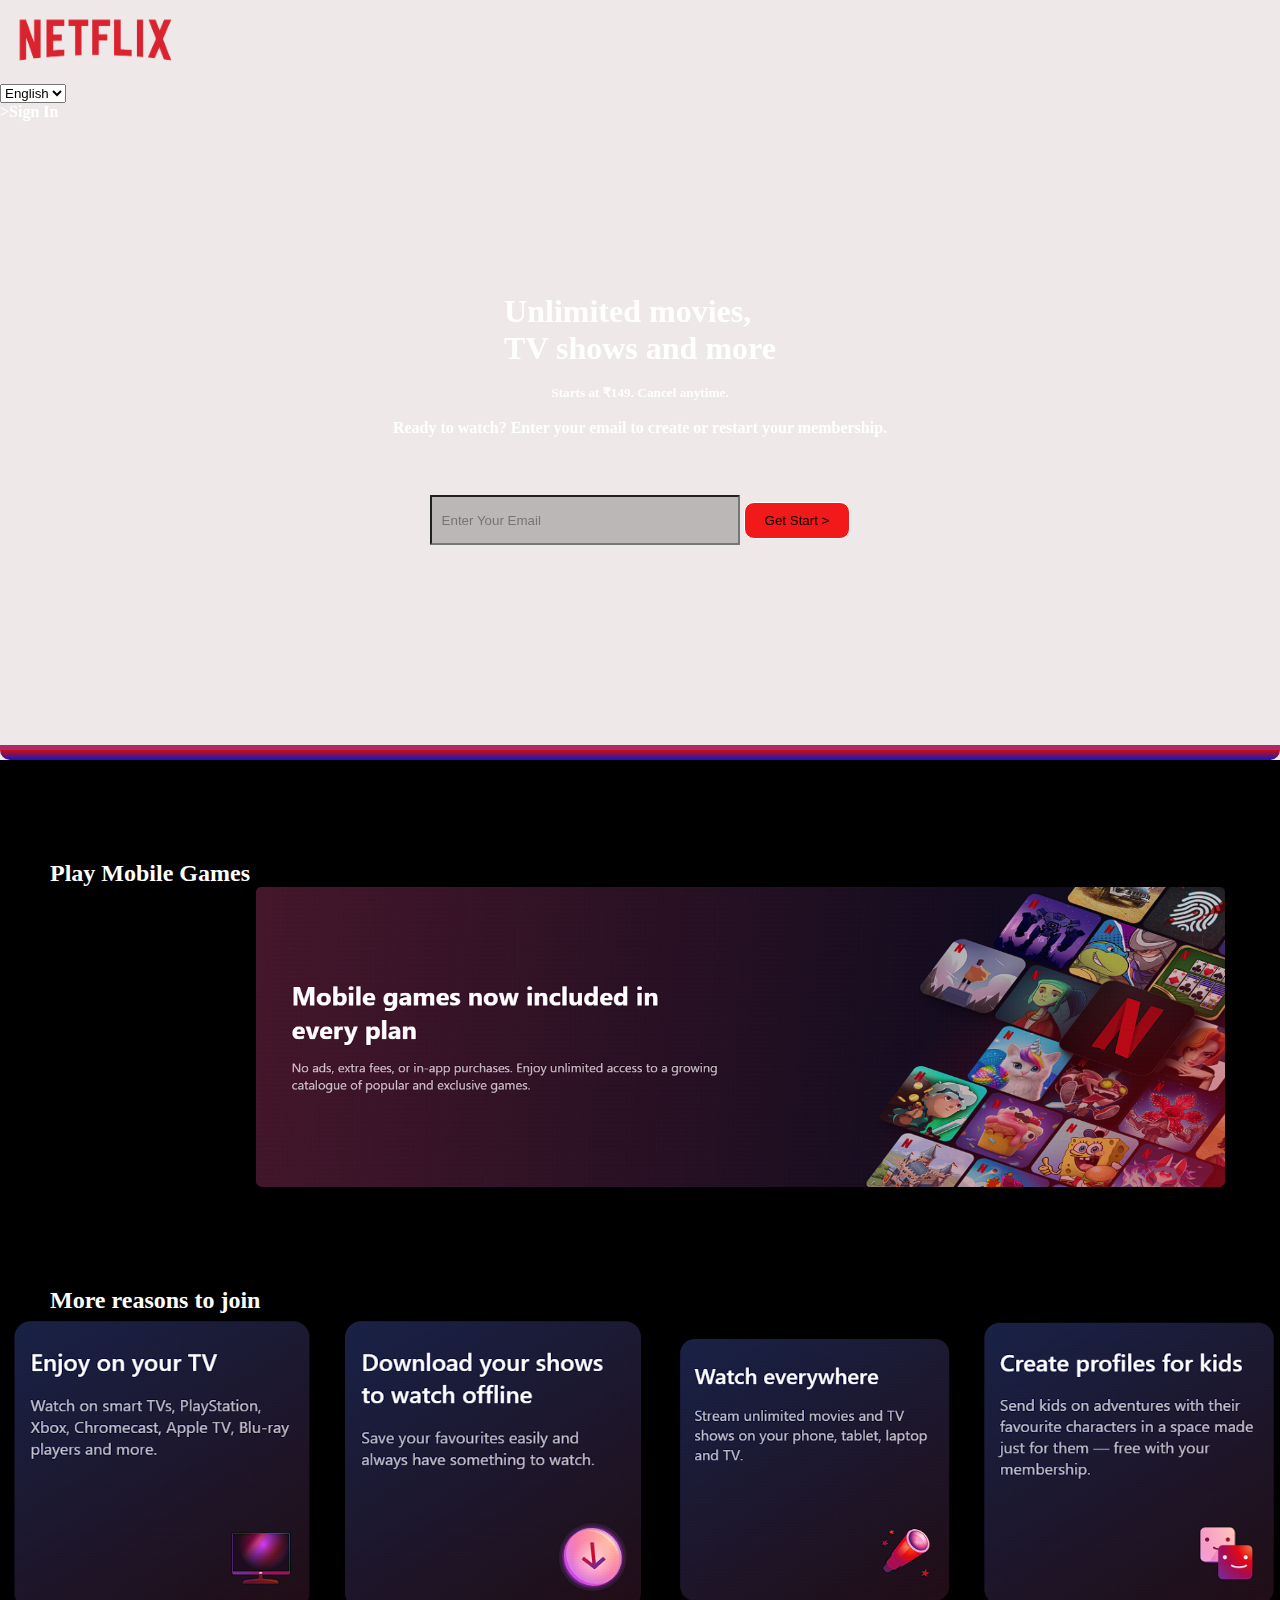
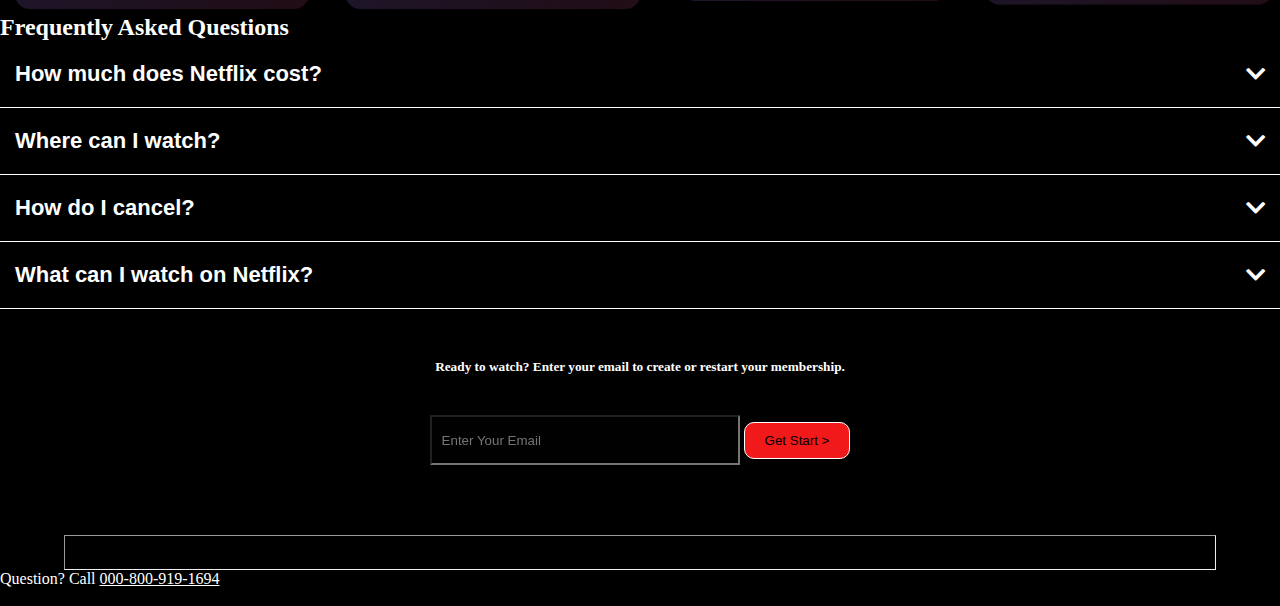
<file: index.html>
<!DOCTYPE html>
<html lang="en">
  <head>
    <meta charset="UTF-8" />
    <meta name="viewport" content="width=device-width, initial-scale=1.0" />
    <title>Netflix-Rewa</title>
    <link
      href="https://cdn.jsdelivr.net/npm/bootstrap@5.3.2/dist/css/bootstrap.min.css"
      rel="stylesheet"
      integrity="sha384-T3c6CoIi6uLrA9TneNEoa7RxnatzjcDSCmG1MXxSR1GAsXEV/Dwwykc2MPK8M2HN"
      crossorigin="anonymous"
    />
    <link
      rel="stylesheet"
      href="https://cdnjs.cloudflare.com/ajax/libs/font-awesome/4.7.0/css/font-awesome.min.css"
    />
    <script
      src="https://cdn.jsdelivr.net/npm/bootstrap@5.3.2/dist/js/bootstrap.bundle.min.js"
      integrity="sha384-C6RzsynM9kWDrMNeT87bh95OGNyZPhcTNXj1NW7RuBCsyN/o0jlpcV8Qyq46cDfL"
      crossorigin="anonymous"
    ></script>
    <link rel="stylesheet" href="style.css" />
    <link
      rel="stylesheet"
      href="https://cdnjs.cloudflare.com/ajax/libs/font-awesome/5.15.1/css/all.min.css"
    />

    <link
      href="https://fonts.googleapis.com/css2?family=Open+Sans&display=swap"
      rel="stylesheet"
    />
  </head>
  <style>
    * {
      margin: 0%;
      padding: 0%;
      box-sizing: border-box;
     
    }
    body{
      background-color: #eee8e8;
    }
    
   
    #info {
       height: 80%;
      display: flex;
      flex-direction: column;
      align-items: center;
      justify-content: center;
    }
    h1 {
      color: white;
      display: flex;
      flex-direction: column;

      font-weight: bold;
    }
    h5 {
      color: #fff;
    }
    b {
      color: #fff;
    }
    input {
      height: 50px;
      width: 310px;
    }
    container-fluid h3 {
      border-radius: 8px;
      height: 50px;
      width: 600px;
      color: #fff;
      background-color: rgb(179, 158, 158);
      margin-top: 10px;
      box-shadow: 5px 5px 10px -1 rgb(11, 11, 210),
        -5px -5px 10px -1px rgb(173, 12, 12);
    }
    h3:hover {
      background-color: gray;
    }
    .im{
      display: flex;
      align-items: center;
    }
    @media screen and (max-width: 800px) {
      h3 {
        font-size: small;
        width: 200px;
        height: 40px;
      }
      img {
        width: 100px;
        height: 40px;
      }
    }
    @media screen and (max-width: 1200px) and (min-width: 800px) {
      h3 {
        font-size: small;
        width: 250px;
        height: 45px;
      }
      
    }
    @media screen and (max-width: 600px) {
      .img {
        
        height: 200px;
        width: 300px;
        text-align: center;
      }
      .img-4{
        display:flex;
        flex-direction: column;
        align-items: center;
        
      }
      .img-4 img{
        width: 80%;
        height:200px;
      }
      #im {
        height: 150px;
        width: 250px;
        display: flex;
      align-items: center;
      }
     form #email{
      margin-left: 12%;
     }
     form button{
        margin: 2% 32%;
      }
    }
    #email {
      border-radius: 1px;
      background-color: rgba(5, 3, 3, 0.216);
      backdrop-filter: blur(10px);
      margin-top: 40px;padding: 10px;
    }
    button{
      padding: 10px 20px;
      background-color: rgb(241, 25, 25);
      border: 1px solid  #fff;
      border-radius: 10px;

    }
    hr{
      
      margin-top: 70px;
      height: 35px;
      width: 90%;
      margin-left: 5%;
      color: #877d7d81;
    }
    p{
      color: #fff;
    }
    .animate {
     
      background: linear-gradient(to top, rgb(21, 21, 194),rgb(202, 14, 14) );
      border-radius: 0 0 30px 30px;
 
      height: 10px;
      margin: 0;
      display: flex;
      align-items: center;
      justify-content: center;
     
      color: white; 
    }
    

    .img-4{
      display: flex;
      justify-content: space-between;
      flex-wrap: wrap;
      gap: 5px;
    }
  </style>
  <body>
    <div
      class="container-fluid"
      style="
        height: 750px;
        background-image: url(https://www.okynemedialab.com/wp-content/uploads/2019/11/netflix-background-50-Black-1024x576.jpg);
        background-size: cover;
        backdrop-filter: blur(40px);
        border-bottom: 5px solid rgb(171, 42, 108);
        background-attachment:fixed;
      "
    >
      <div class="d-flex align-items-center">
        <strong role="status" id="logo"
          ><img src="/logo.png" alt="" height="80px"
          id="grayscale"
        /></strong>
        <div class="btn ms-auto" aria-hidden="true">
          <select name="language" id="language">
            English
            <option value="language">English</option>
            <option value="language">Hindi</option>
          </select>
        </div>
        <div class="btn btn-danger btn-sm" >
          <a href="/login.html" style="color: #fff; text-decoration: none; font-weight: bold;">>Sign In</a>
           
        </div>
      </div>
      <div id="info">
        <h1>Unlimited movies,<br />TV shows and more</h1>
        <br />
        <h5>Starts at ₹149. Cancel anytime.</h5>
        <br />
        <b
          >Ready to watch? Enter your email to create or restart your
          membership.</b
        ><br />
       <form action="submit"  id="emailForm">
        
          <input type="email" id="email" name="email" placeholder="Enter Your Email " required>
          <button type="submit" id="submitLink">Get Start > </button>
          
        </form>
        </div>
       
        </label>
        </div>
       </form>
      </div>
      
    </div>
    <div class="animate"></div>
    <div
      class="container-fluid"
      style="background-color: #000; margin-top: 0px"
    >
      <div
        class="container-fluid"
        style="
          display: flex;
          flex-direction: column;
          align-items: center;
          display: block;
        "
      >
        <h2 style="color: #fff; padding: 100px 0 0 50px">Play Mobile Games</h2>
        <div class="im">
          <img
          src="/man.png"
          alt=""
          height="300px"
          style="border-radius: 5px; margin-left:20%;"
          id="im"
        />
        </div>
        <h2 style="color: #fff; padding: 100px 0 0 50px">
          More reasons to join
        </h2>
        <div class="img-4">
          <img src="/man21.png" alt="q" height="300px" id="img" />
          <img src="/man22.png" alt="q" height="300px" id="img" />
          <img src="/man23.png" alt="q" height="300px" id="img" />
          <img src="/man24.png" alt="q" height="300px" id="img" />
        </div>
        <h2 style="color: #fff">Frequently Asked Questions</h2>
        <div class="questions-container">
          <div class="question">
            <button>
              <span>How much does Netflix cost?</span>
              <i class="fas fa-chevron-down d-arrow"></i>
            </button>
            <p>
              Start With An Online Course.An online tutorial is probably the
              best way to learn JavaScript.If you're serious about learning
              fast, efficiently and without missing any important information,
              then you should consider enrolling in an online course.
            </p>
          </div>

          <div class="question">
            <button>
              <span>Where can I watch?</span>
              <i class="fas fa-chevron-down d-arrow"></i>
            </button>
            <p>
              I suggest taking a look at Typescript and learning some popular
              frontend framework (Angular, React, Vue). If you are interested in
              backend, take a look at Node. js.
            </p>
          </div>

          <div class="question">
            <button>
              <span>How do I cancel?</span>
              <i class="fas fa-chevron-down d-arrow"></i>
            </button>
            <p>
              Lorem ipsum dolor sit amet consectetur adipisicing elit. Quasi
              laboriosam ea odit voluptate culpa quas explicabo.
            </p>
          </div>

          <div class="question">
            <button>
              <span>What can I watch on Netflix?</span>
              <i class="fas fa-chevron-down d-arrow"></i>
            </button>
            <p>
              Lorem ipsum dolor sit amet consectetur adipisicing elit. Natus
              corporis pariatur a maiores minus tempore magni nam beatae dolores
              omnis.
            </p>
          </div>
        </div>
        <h5
          style="
            color: #fff;
            font-weight: bold;
            margin-top: 50px;
            text-align: center;
          "
        >
          Ready to watch? Enter your email to create or restart your membership.
        </h5>
        <center>
          <form action="submit"  id="emailForm">
        
          <input type="email" id="email" name="email" placeholder="Enter Your Email " required>
          <button type="submit" id="submitLink">Get Start > </button>
          
        </form>
        </center>
        <hr>
       <footer>
        <p>
          Question? Call <a href="tel:000-800-919-1694" style="color: #fff;"> 000-800-919-1694</a>
        </p>
        <br>
        <div class="foot">

        </div>
       </footer>

      </div>
    </div>
    
    <script>
      const buttons = document.querySelectorAll("button");
      buttons.forEach((button) => {
        button.addEventListener("click", () => {
          const faq = button.nextElementSibling;
          const icon = button.children[1];

          faq.classList.toggle("show");
          icon.classList.toggle("rotate");
        });
      });
    </script>
    <script>
      document.getElementById('emailForm').addEventListener('submit', function(event) {
            event.preventDefault();
            var emailInput = document.getElementById('email');
            if (emailInput.checkValidity()) {
                var email = emailInput.value;
                // Replace 'your-link.html' with the actual link you want to redirect to
                window.location.href = '/registration.html' ;
            } else {
                alert('Please enter a valid email address.');
            }
        });
    </script>
  </body>
</html>
</file>
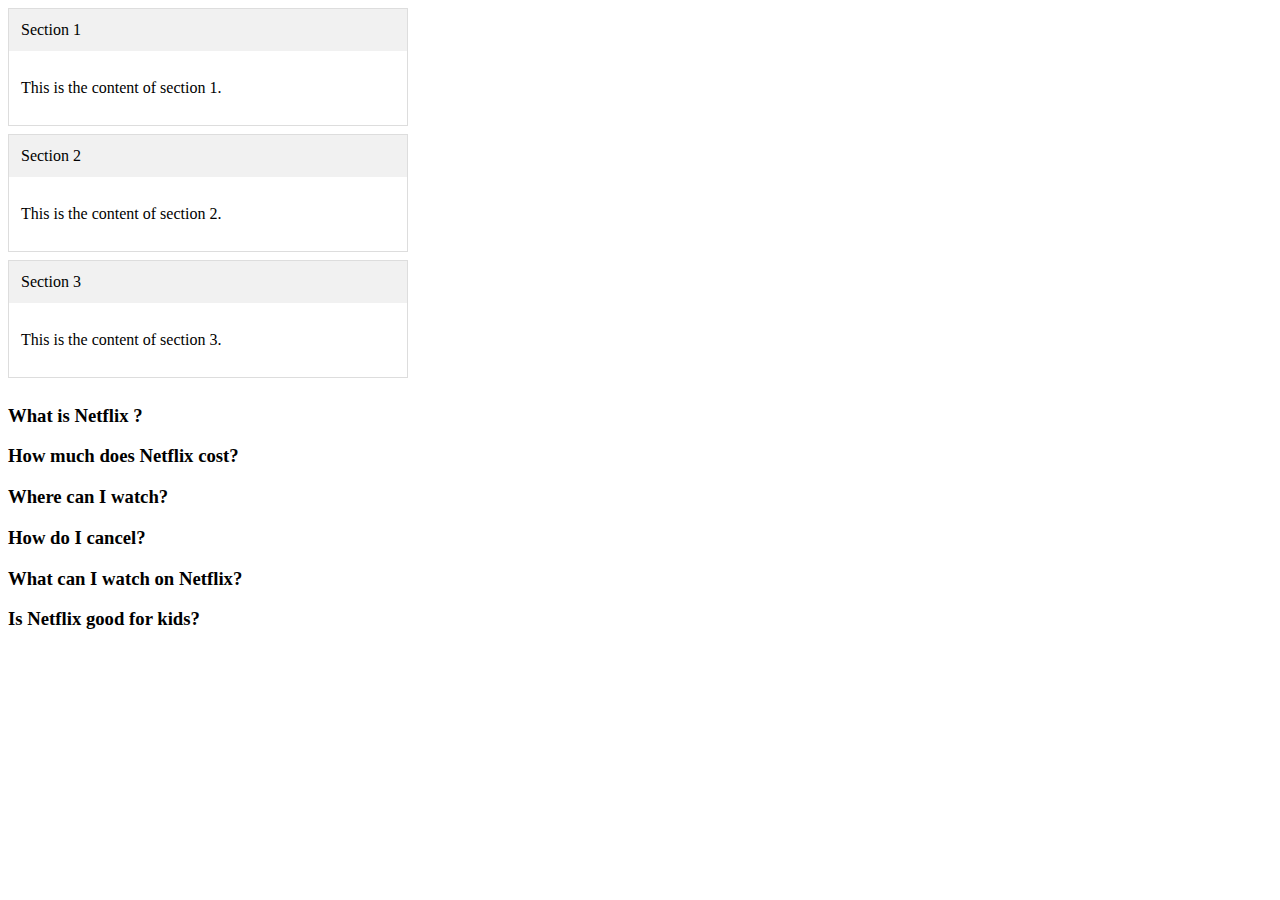
<file: lol.html>
<!DOCTYPE html>
<html lang="en">
<head>
    <meta charset="UTF-8">
    <meta name="viewport" content="width=device-width, initial-scale=1.0">
    <title>Accordion Example</title>
    <style>
        /* Style for the accordion */
        .accordion {
            display: flex;
            flex-direction: column;
            max-width: 400px;
        }

        /* Style for the accordion item (section) */
        .accordion-item {
            border: 1px solid #ddd;
            margin-bottom: 8px;
            overflow: hidden;
            transition: max-height 0.3s ease-out;
        }

        /* Style for the accordion button (toggle) */
        .accordion-button {
            background-color: #f1f1f1;
            padding: 12px;
            text-align: left;
            cursor: pointer;
            user-select: none;
        }

        /* Style for the content inside the accordion item */
        .accordion-content {
            padding: 12px;
        }
    </style>
</head>
<body>

<div class="accordion">
    <div class="accordion-item">
        <div class="accordion-button" onclick="toggleAccordion(1)">Section 1</div>
        <div class="accordion-content">
            <p>This is the content of section 1.</p>
        </div>
    </div>

    <div class="accordion-item">
        <div class="accordion-button" onclick="toggleAccordion(2)">Section 2</div>
        <div class="accordion-content">
            <p>This is the content of section 2.</p>
        </div>
    </div>

    <div class="accordion-item">
        <div class="accordion-button" onclick="toggleAccordion(3)">Section 3</div>
        <div class="accordion-content">
            <p>This is the content of section 3.</p>
        </div>
    </div>
</div>

<script>
    function toggleAccordion(sectionNumber) {
        var accordionItem = document.querySelector('.accordion-item:nth-child(' + sectionNumber + ')');
        accordionItem.classList.toggle('active');

        var content = accordionItem.querySelector('.accordion-content');
        if (content.style.maxHeight) {
            content.style.maxHeight = null;
        } else {
            content.style.maxHeight = content.scrollHeight + "px";
        }
    }
</script>

</body>
</html>

<h3>What is Netflix ? <i class="fa-solid fa-plus" style="color: #05070b;"></i></h3>
        <h3>How much does Netflix cost?</h3>
        <h3>Where can I watch?</h3>
        <h3>How do I cancel? </h3>
        <h3>What can I watch on Netflix?</h3>
        <h3>Is Netflix good for kids? </h3>
</file>
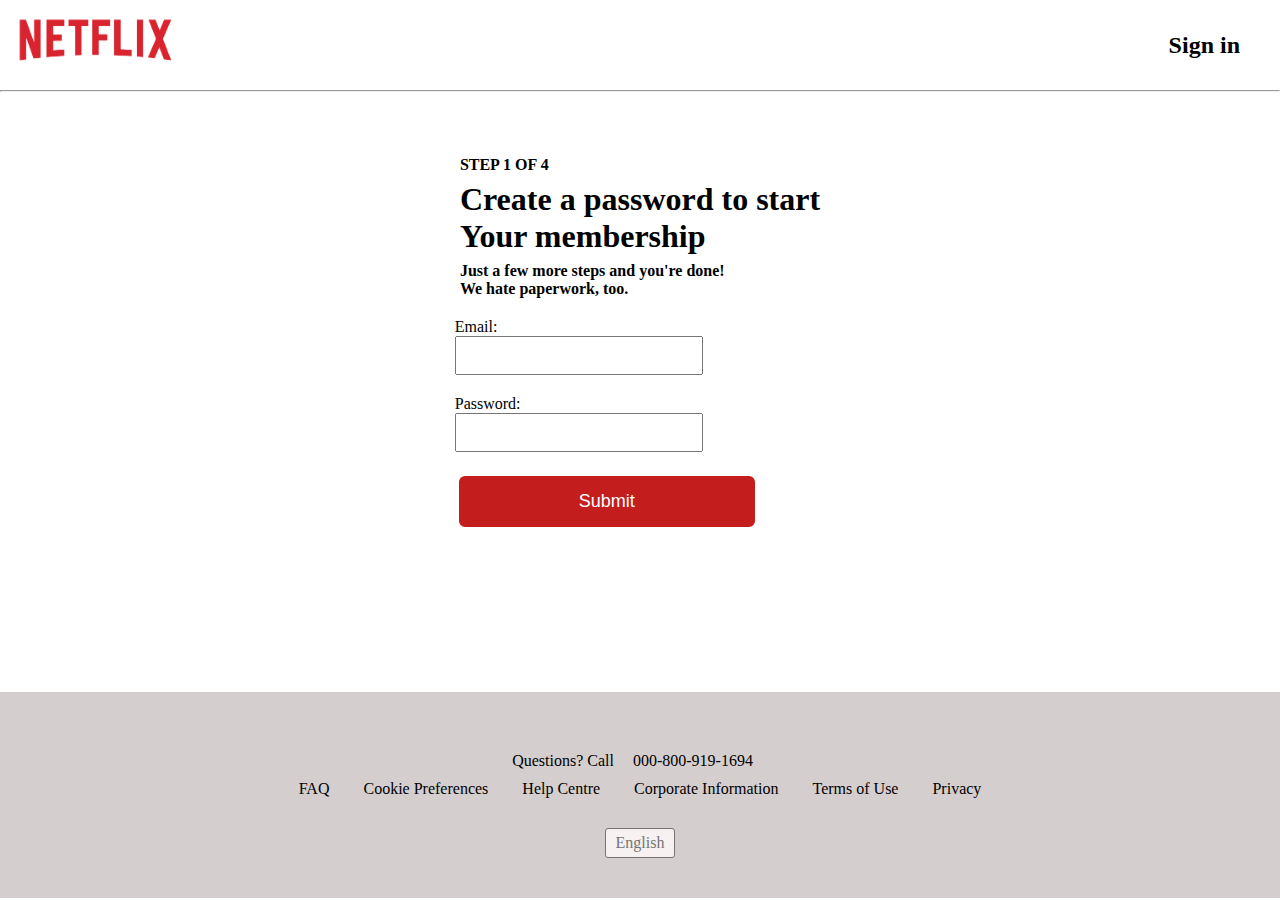
<file: regform.html>
<!DOCTYPE html>
<html lang="en">
<head>
    <meta charset="UTF-8">
    <meta name="viewport" content="width=device-width, initial-scale=1.0">
    <title>Regform</title>
    <style>
        *{
            margin: 0%;
            padding: 0%;
        }

                   /* Header */
        header{
            display: flex;
            text-align: center;
            justify-content: space-between;
            height: 90px;
            width: 100%;
            flex-wrap: wrap;
        }
        header .signin a{
            text-decoration: none;
            margin-right: 40px;
        }
        .signin a span{
            font-size: x-large;
            font-weight: bold;
            color: black;
            line-height: 90px;
            
        }
                    /* Main */
        .main{
            
            
            height: 600px;
            width: 100%;
            display: flex;
            flex-direction: column;
            align-items: center ;
            
            

        }
        .main span{
            gap: 7px;
            margin-top: 5%;
            display: flex;
            flex-direction: column;
            
            
           


            
        }
        .main #email{
            
            padding: 10px 120px;
            margin-left:6%;
            margin-right: 35%;
            
            color: #fff;
            
            
        }
        .main #password{
            
            padding: 10px 120px;
            margin-left:6%;
            margin-right: 35%;
            
            color: #fff;
        }

        
        .main button{
            
            margin-top: 20px;
            padding: 15px 120px;
            margin-left:6%;
            
            background-color: rgb(195, 29, 29) ;
            color: #fff;
            border: 4px solid #fff;
            font-size: large;
            cursor: pointer;
            border-radius: 10px;
            
        }
        .main form {
            display: flex;
            flex-direction: column;
            
            
        }

        .main form label{
            margin-left: 6%;
            margin-top: 20px;

        }

        

             /* Footer */
        .footer {
            background-color: #69525248;
            padding: 40px 0;
            text-align: center;
            }
         .footer a {
            color: #000000;
            text-decoration: none;
            margin: 0 15px;
            display: inline-block;
            margin-bottom: 10px;
        }
        .footer a:hover {
              color: #fff;
        }
        .footer .contact {
            margin-top: 20px;
        }
        .footer .language-selector {
            margin-top: 20px;
            display: inline-block;
            border: 1px solid #757575;
            padding: 5px 10px;
            border-radius: 3px;
            background-color: #f7f1f1;
            color: #757575;
            cursor: pointer;
        }
        .footer .language-selector:hover {
            color: #fff;
        }
        

        @media only screen and (max-width: 767px){
            *{
               margin: 0%; 
               padding: 0%;
            }
            body{
                margin: 0%;
                padding: 0%;
            }
            header{
                height:50px;
                }
            
            
            header .logo img{
                height: 40px;
                line-height: 50px;
            }
            header .signin a{
                margin-right: 10px;
            }
            header .signin a span{
                font-size: large;
                line-height: 50px;
                
                
            } 
            .main span{
            
            gap: 5px;
            display: flex;
            flex-direction: column;
            
        }
        .main #email{
            margin-top: px;
            padding: 10px 40px;
            margin-left:2%;
            margin-right: 2%;
            
            color: #fff;
            
            
        }
        .main #password{
            margin-top: 5px;
            padding: 10px 40px;
            margin-left:2%;
           margin-right: 2%;
            
            color: #fff;
        }
        .main button{
            
            margin-top: 20px;
            padding: 15px 120px;
            margin-left:1%;
            
            
        }
        form  label{
            margin-left: 20%;
        }
        }
        

    </style>
</head>
<body>
    <header>
        <div class="logo">
            <a href="/index.html"><img src="/logo.png" alt="logo" height="80"></a>
        </div>
        <div class="signin">
            <a href="/login.html"><span>Sign in</span></a>
        </div>
    </header>
    <hr>
    <main class="main">
        <span>
            <h4 style="font-style: normal; ">STEP 1 OF 4</h4>
        <h1> Create a password to start <br>
            Your membership
            
        </h1>
        <h4>Just a few more steps and you're done!<br>
            We hate paperwork, too.
        </h4>
        </span>
        
        <form action="button">
            <label for="email">Email:</label>
            <input type="email" id="email" name="email" required>
            <label for="password">Password:</label>
            <input type="password" id="password" name="password" required>
            <a href=""><button type="submit">Submit</button></a>
        </form>
        



    </main>
    
    <footer class="footer">
        <div class="contact">
            Questions? Call <a href="tel:000-800-919-1694">000-800-919-1694</a>
        </div>
        <div>
            <a href="#">FAQ</a>
            <a href="#">Cookie Preferences</a>
            <a href="#">Help Centre</a>
            <a href="#">Corporate Information</a>
            <a href="#">Terms of Use</a>
            <a href="#">Privacy</a>
        </div>
        <div class="language-selector">
            <span>English</span>
        </div>
    </footer>
        
</body>
</html>
</file>
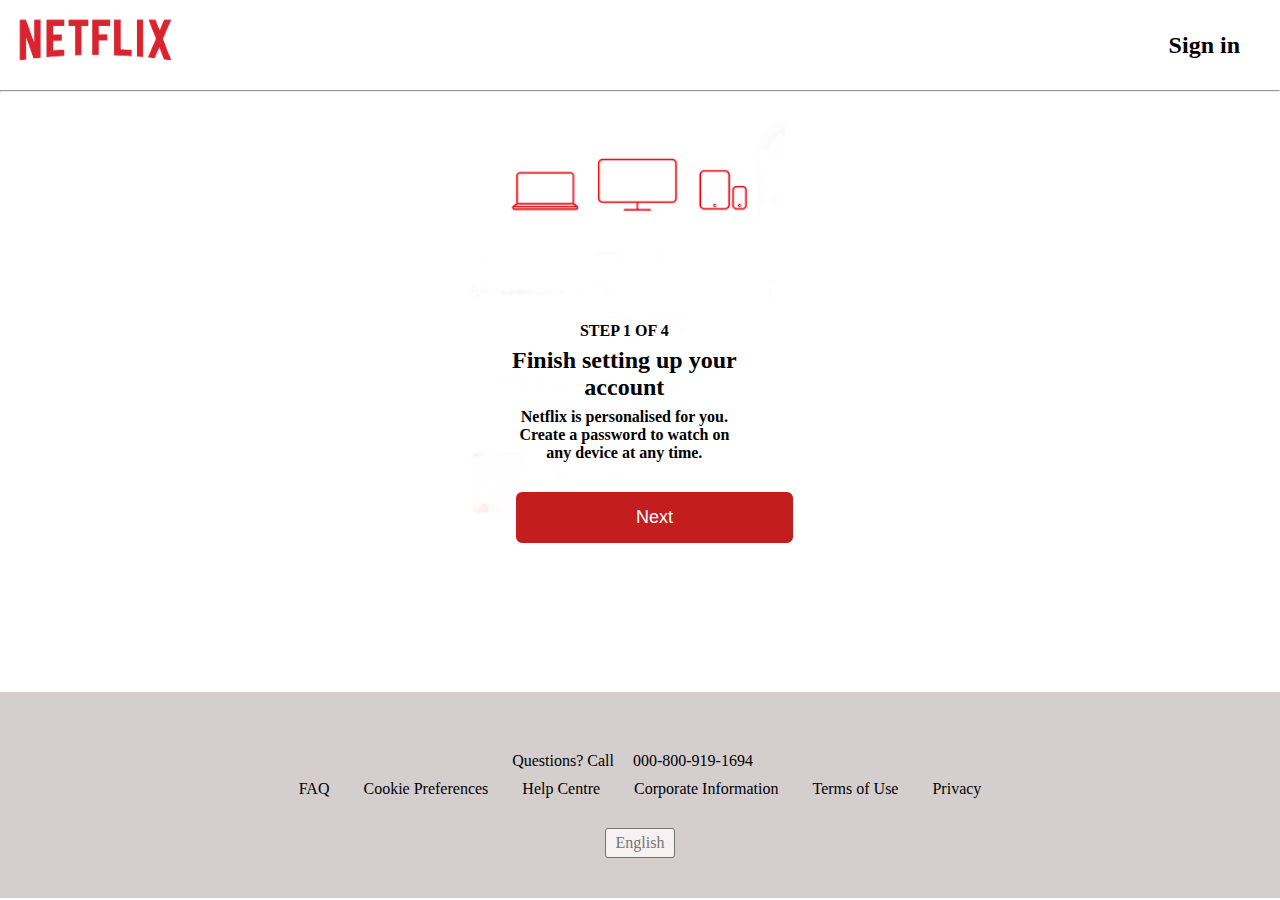
<file: registration.html>
<!DOCTYPE html>
<html lang="en">
<head>
    <meta charset="UTF-8">
    <meta name="viewport" content="width=device-width, initial-scale=1.0">
    <title>Registration</title>
    <style>
        *{
            margin: 0%;
            padding: 0%;
        }

                   /* Header */
        header{
            display: flex;
            text-align: center;
            justify-content: space-between;
            height: 90px;
            width: 100%;
            flex-wrap: wrap;
        }
        header .signin a{
            text-decoration: none;
            margin-right: 40px;
        }
        .signin a span{
            font-size: x-large;
            font-weight: bold;
            color: black;
            line-height: 90px;
            
        }
                    /* Main */
        .main{
            background-image: url(/1st.png);
            background-size: cover;
            background-position: center;
            height: 600px;
            width: 100%;
            display: flex;
            flex-direction: column;
            justify-content: center;

        }
        .main span{
            position: absolute;
            margin-left: 40%;
            gap: 7px;
            display: flex;
            flex-direction: column;
            text-align: center;
        }
        .main button{
            
            margin-top: 20px;
            padding: 15px 120px;
            margin-left:40%;
            margin-top: 250px;
            background-color: rgb(195, 29, 29) ;
            color: #fff;
            border: 4px solid #fff;
            font-size: large;
            cursor: pointer;
            border-radius: 10px;
            
        }

             /* Footer */
        .footer {
            background-color: #69525248;
            padding: 40px 0;
            text-align: center;
            }
         .footer a {
            color: #000000;
            text-decoration: none;
            margin: 0 15px;
            display: inline-block;
            margin-bottom: 10px;
        }
        .footer a:hover {
              color: #fff;
        }
        .footer .contact {
            margin-top: 20px;
        }
        .footer .language-selector {
            margin-top: 20px;
            display: inline-block;
            border: 1px solid #757575;
            padding: 5px 10px;
            border-radius: 3px;
            background-color: #f7f1f1;
            color: #757575;
            cursor: pointer;
        }
        .footer .language-selector:hover {
            color: #fff;
        }
        

        @media only screen and (max-width: 767px){
            header{
                height:50px;
                }
            
            
            header .logo img{
                height: 40px;
                line-height: 50px;
            }
            header .signin a{
                margin-right: 10px;
            }
            header .signin a span{
                font-size: large;
                line-height: 50px;
                
                
            } 
            .main span{
            
            margin-left: 22%;
            gap: 5px;
            display: flex;
            flex-direction: column;
            
        }
        .main button{
            
            margin-top: 230px;
            padding: 15px 80px;
            margin-left:23%;
            margin-right: 30%;
            
        }
        }
        

    </style>
</head>
<body>
    <header>
        <div class="logo">
            <a href="/index.html"><img src="/logo.png" alt="logo" height="80"></a>
        </div>
        <div class="signin">
            <a href="/login.html"><span>Sign in</span></a>
        </div>
    </header>
    <hr>
    <main class="main">
        <span>
            <h4 style="font-style: normal;">STEP 1 OF 4</h4>
        <h2>Finish setting up your <br>
            account
            
        </h2>
        <h4> Netflix is personalised for you.<br>
        Create a password to watch on <br>
    any device at any time.</h4>
        </span>
        <a href="/regform.html"><button>Next</button></a>



    </main>
    
    <footer class="footer">
        <div class="contact">
            Questions? Call <a href="tel:000-800-919-1694">000-800-919-1694</a>
        </div>
        <div>
            <a href="#">FAQ</a>
            <a href="#">Cookie Preferences</a>
            <a href="#">Help Centre</a>
            <a href="#">Corporate Information</a>
            <a href="#">Terms of Use</a>
            <a href="#">Privacy</a>
        </div>
        <div class="language-selector">
            <span>English</span>
        </div>
    </footer>
        
</body>
</html>
</file>
<file: style.css>
.question{
    border-bottom: 1px solid #fff;
}
.question button{
    width: 100%;
    background-color: #000;
    display: flex;
    justify-content: space-between;
    align-items: center;
    padding: 20px 15px;
    border:none;
    outline: none;
    font-size: 22px;
    color: #fff;
    font-weight: 700;
    cursor: pointer;
}
.question p{
    font-size: 22px;
    max-height: 0;
    opacity: 0;
    color: #fff;
    line-height: 1.5;
    overflow: hidden;
    transition: all 0.6s ease;
}
.d-arrow{
    transition: transform 0.5s ease-in ;
    color: #fff;
}


.question p.show{
    max-height: 200px; 
    opacity: 1;
    padding:0px 15px 30px 15px;
}
.question button .d-arrow.rotate{
    transform: rotate(180deg);
}
</file>
